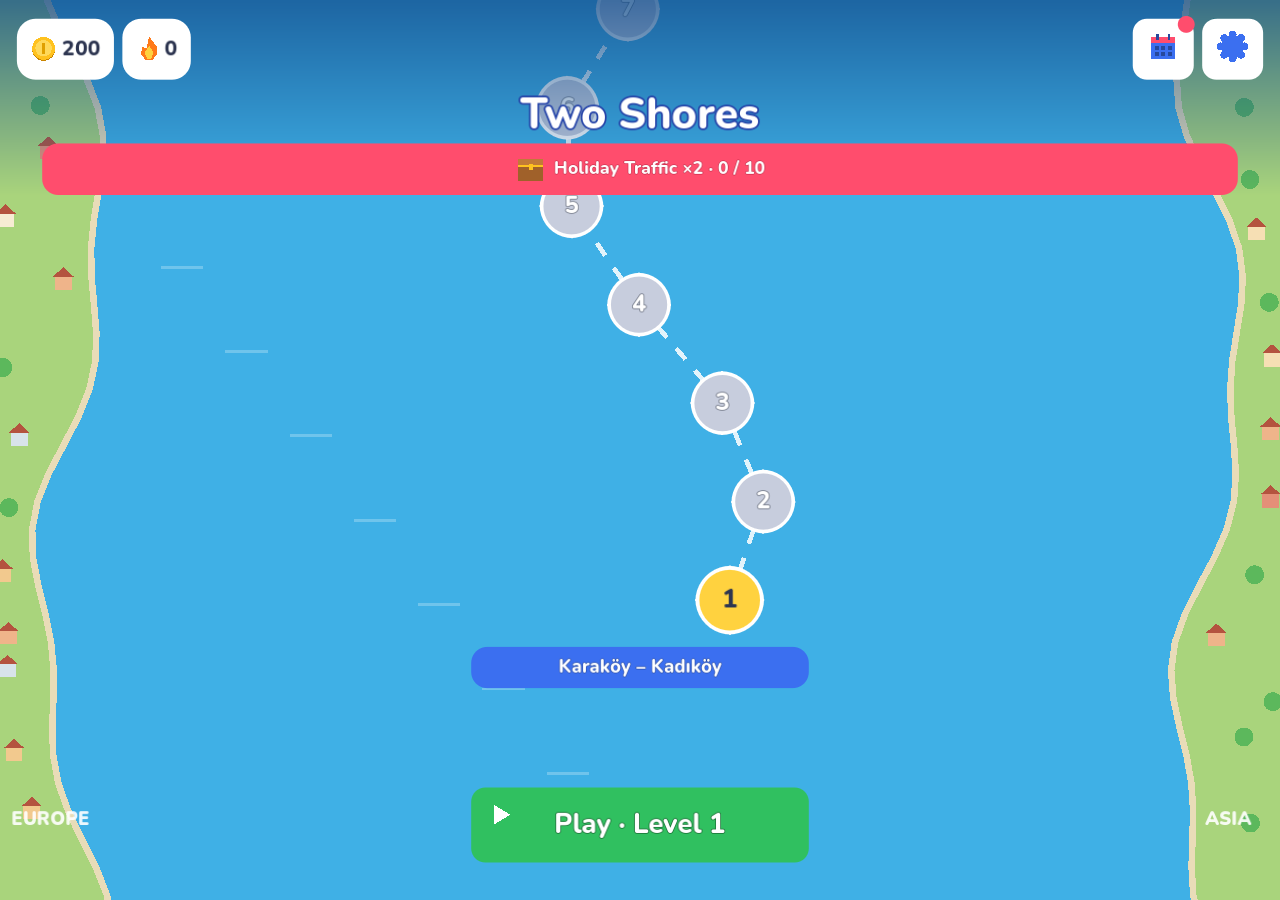
<file: index.html>
<!DOCTYPE html>
<html lang="en">
	<head>
		<meta charset="utf-8">
		<meta name="viewport" content="width=device-width, user-scalable=no, initial-scale=1.0">
		<title>İki Yaka</title>
		<style>
html, body, #canvas {
	margin: 0;
	padding: 0;
	border: 0;
}

body {
	color: white;
	background-color: black;
	overflow: hidden;
	touch-action: none;
}

#canvas {
	display: block;
}

#canvas:focus {
	outline: none;
}

#status, #status-splash, #status-progress {
	position: absolute;
	left: 0;
	right: 0;
}

#status, #status-splash {
	top: 0;
	bottom: 0;
}

#status {
	background-color: #3fb0e6;
	display: flex;
	flex-direction: column;
	justify-content: center;
	align-items: center;
	visibility: hidden;
}

#status-splash {
	max-height: 100%;
	max-width: 100%;
	margin: auto;
}

#status-splash.show-image--false {
	display: none;
}

#status-splash.fullsize--true {
	height: 100%;
	width: 100%;
	object-fit: contain;
}

#status-splash.use-filter--false {
	image-rendering: pixelated;
}

#status-progress, #status-notice {
	display: none;
}

#status-progress {
	bottom: 10%;
	width: 50%;
	margin: 0 auto;
}

#status-notice {
	background-color: #5b3943;
	border-radius: 0.5rem;
	border: 1px solid #9b3943;
	color: #e0e0e0;
	font-family: 'Noto Sans', 'Droid Sans', Arial, sans-serif;
	line-height: 1.3;
	margin: 0 2rem;
	overflow: hidden;
	padding: 1rem;
	text-align: center;
	z-index: 1;
}
		</style>
		<link id="-gd-engine-icon" rel="icon" type="image/png" href="index.icon.png" />
<link rel="apple-touch-icon" href="index.apple-touch-icon.png"/>

	</head>
	<body>
		<canvas id="canvas">
			Your browser does not support the canvas tag.
		</canvas>

		<noscript>
			Your browser does not support JavaScript.
		</noscript>

		<div id="status">
			<img id="status-splash" class="show-image--true fullsize--true use-filter--true" src="index.png" alt="">
			<progress id="status-progress"></progress>
			<div id="status-notice"></div>
		</div>

		<script src="index.js"></script>
		<script>
const GODOT_CONFIG = {"args":[],"canvasResizePolicy":2,"emscriptenPoolSize":8,"ensureCrossOriginIsolationHeaders":true,"executable":"index","experimentalVK":false,"fileSizes":{"index.pck":1553760,"index.wasm":39514754},"focusCanvas":true,"gdextensionLibs":[],"godotPoolSize":4};
const GODOT_THREADS_ENABLED = false;
const engine = new Engine(GODOT_CONFIG);

(function () {
	const statusOverlay = document.getElementById('status');
	const statusProgress = document.getElementById('status-progress');
	const statusNotice = document.getElementById('status-notice');

	let initializing = true;
	let statusMode = '';

	function setStatusMode(mode) {
		if (statusMode === mode || !initializing) {
			return;
		}
		if (mode === 'hidden') {
			statusOverlay.remove();
			initializing = false;
			return;
		}
		statusOverlay.style.visibility = 'visible';
		statusProgress.style.display = mode === 'progress' ? 'block' : 'none';
		statusNotice.style.display = mode === 'notice' ? 'block' : 'none';
		statusMode = mode;
	}

	function setStatusNotice(text) {
		while (statusNotice.lastChild) {
			statusNotice.removeChild(statusNotice.lastChild);
		}
		const lines = text.split('\n');
		lines.forEach((line) => {
			statusNotice.appendChild(document.createTextNode(line));
			statusNotice.appendChild(document.createElement('br'));
		});
	}

	function displayFailureNotice(err) {
		console.error(err);
		if (err instanceof Error) {
			setStatusNotice(err.message);
		} else if (typeof err === 'string') {
			setStatusNotice(err);
		} else {
			setStatusNotice('An unknown error occurred.');
		}
		setStatusMode('notice');
		initializing = false;
	}

	const missing = Engine.getMissingFeatures({
		threads: GODOT_THREADS_ENABLED,
	});

	if (missing.length !== 0) {
		if (GODOT_CONFIG['serviceWorker'] && GODOT_CONFIG['ensureCrossOriginIsolationHeaders'] && 'serviceWorker' in navigator) {
			let serviceWorkerRegistrationPromise;
			try {
				serviceWorkerRegistrationPromise = navigator.serviceWorker.getRegistration();
			} catch (err) {
				serviceWorkerRegistrationPromise = Promise.reject(new Error('Service worker registration failed.'));
			}
			// There's a chance that installing the service worker would fix the issue
			Promise.race([
				serviceWorkerRegistrationPromise.then((registration) => {
					if (registration != null) {
						return Promise.reject(new Error('Service worker already exists.'));
					}
					return registration;
				}).then(() => engine.installServiceWorker()),
				// For some reason, `getRegistration()` can stall
				new Promise((resolve) => {
					setTimeout(() => resolve(), 2000);
				}),
			]).then(() => {
				// Reload if there was no error.
				window.location.reload();
			}).catch((err) => {
				console.error('Error while registering service worker:', err);
			});
		} else {
			// Display the message as usual
			const missingMsg = 'Error\nThe following features required to run Godot projects on the Web are missing:\n';
			displayFailureNotice(missingMsg + missing.join('\n'));
		}
	} else {
		setStatusMode('progress');
		engine.startGame({
			'onProgress': function (current, total) {
				if (current > 0 && total > 0) {
					statusProgress.value = current;
					statusProgress.max = total;
				} else {
					statusProgress.removeAttribute('value');
					statusProgress.removeAttribute('max');
				}
			},
		}).then(() => {
			setStatusMode('hidden');
		}, displayFailureNotice);
	}
}());
		</script>
	</body>
</html>
</file>
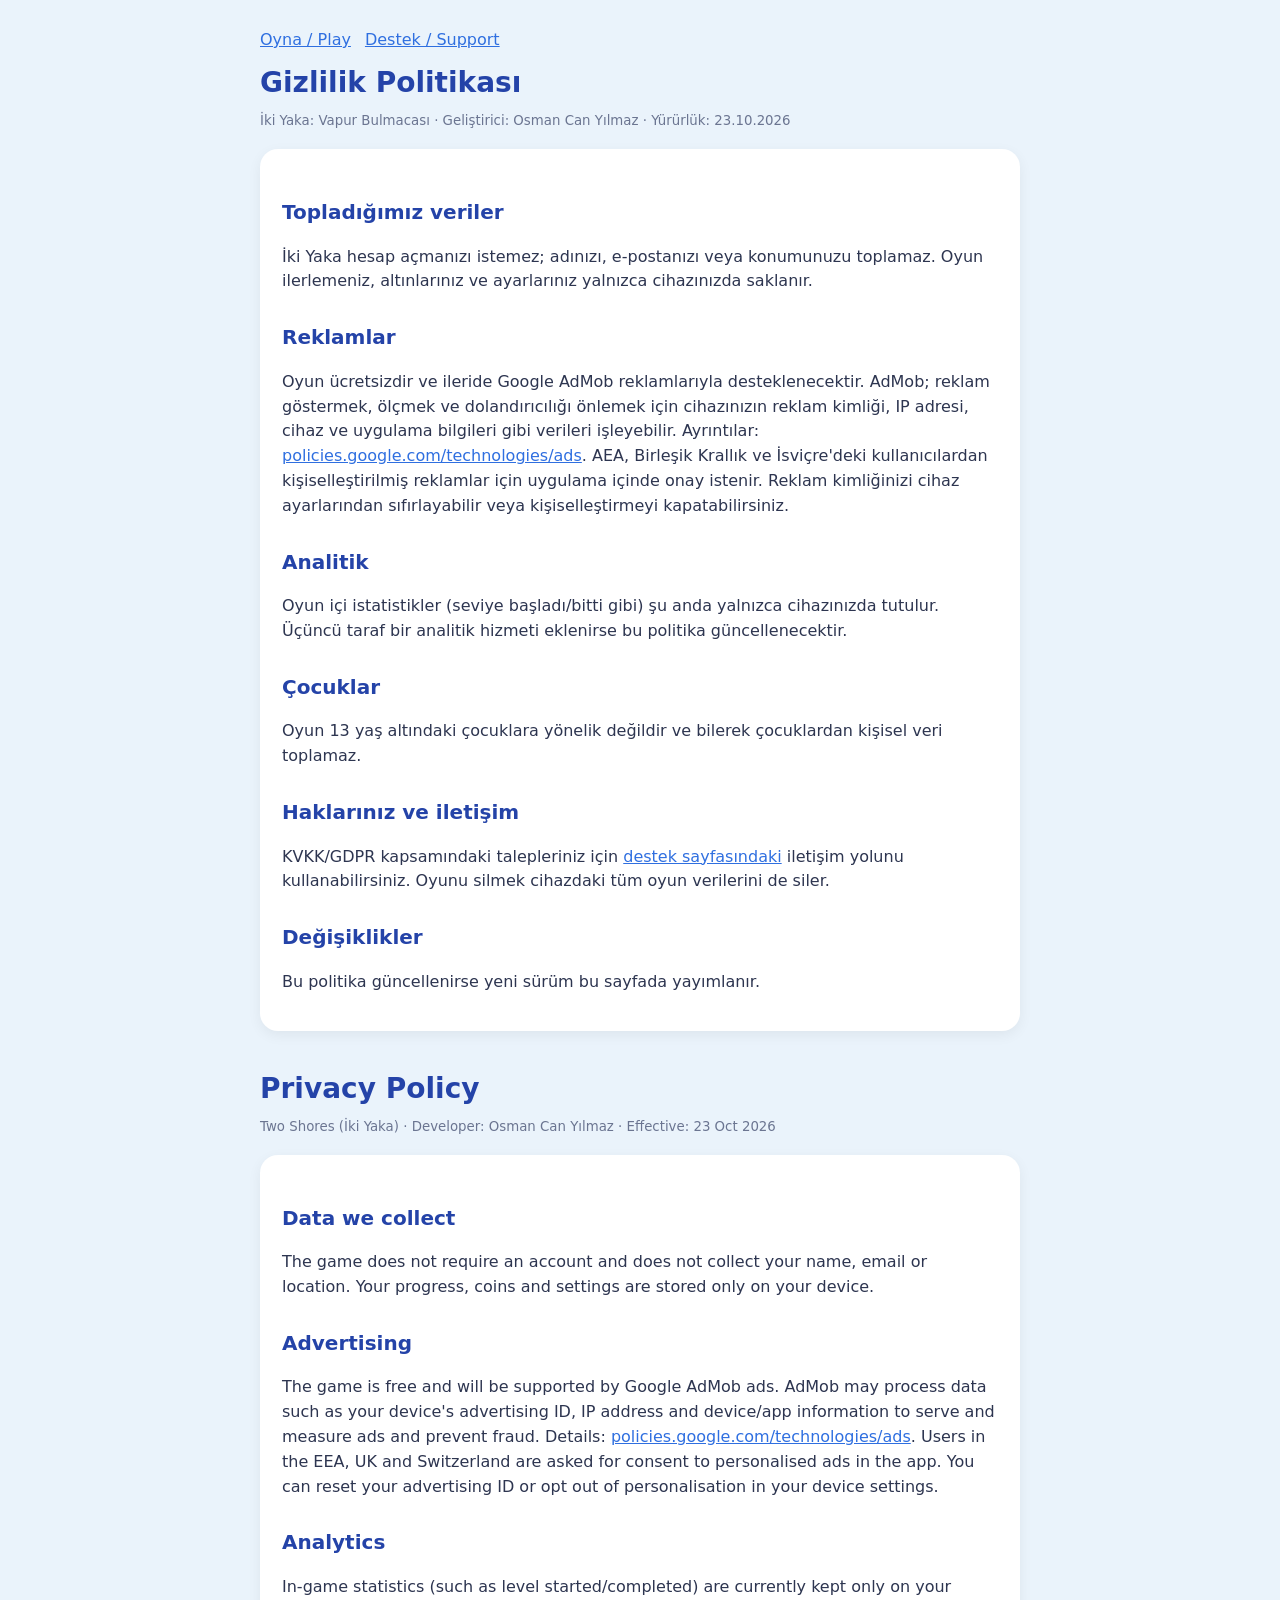
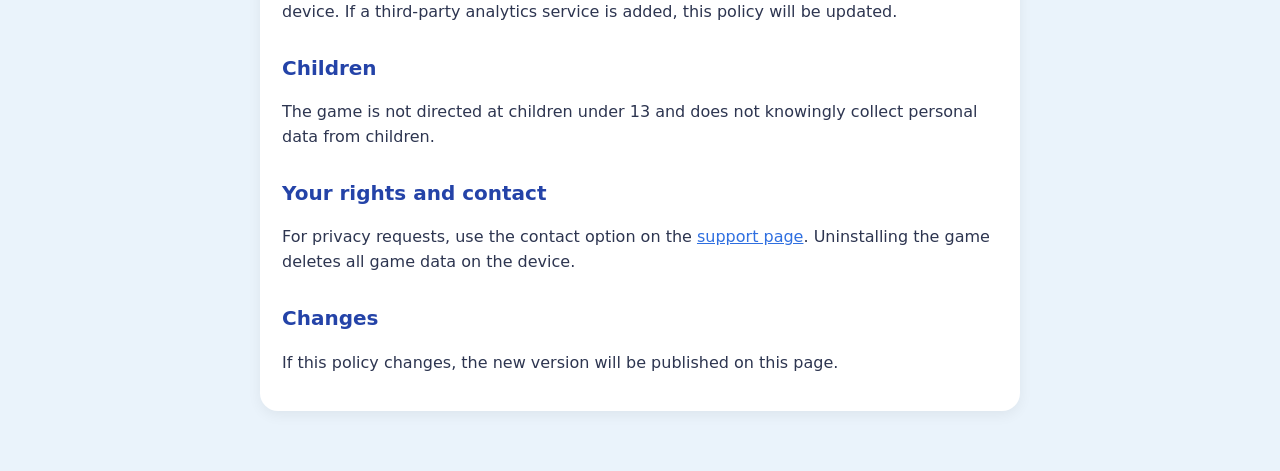
<file: privacy.html>
<!doctype html><html lang="tr"><head><meta charset="utf-8"><meta name="viewport" content="width=device-width,initial-scale=1">
<title>İki Yaka — Gizlilik Politikası / Privacy Policy</title><link rel="stylesheet" href="_style.css"></head><body><main>
<nav><a href="./">Oyna / Play</a><a href="support.html">Destek / Support</a></nav>
<h1>Gizlilik Politikası</h1><small>İki Yaka: Vapur Bulmacası · Geliştirici: Osman Can Yılmaz · Yürürlük: 23.10.2026</small>
<div class="card">
<h2>Topladığımız veriler</h2><p>İki Yaka hesap açmanızı istemez; adınızı, e-postanızı veya konumunuzu toplamaz. Oyun ilerlemeniz, altınlarınız ve ayarlarınız yalnızca cihazınızda saklanır.</p>
<h2>Reklamlar</h2><p>Oyun ücretsizdir ve ileride Google AdMob reklamlarıyla desteklenecektir. AdMob; reklam göstermek, ölçmek ve dolandırıcılığı önlemek için cihazınızın reklam kimliği, IP adresi, cihaz ve uygulama bilgileri gibi verileri işleyebilir. Ayrıntılar: <a href="https://policies.google.com/technologies/ads">policies.google.com/technologies/ads</a>. AEA, Birleşik Krallık ve İsviçre'deki kullanıcılardan kişiselleştirilmiş reklamlar için uygulama içinde onay istenir. Reklam kimliğinizi cihaz ayarlarından sıfırlayabilir veya kişiselleştirmeyi kapatabilirsiniz.</p>
<h2>Analitik</h2><p>Oyun içi istatistikler (seviye başladı/bitti gibi) şu anda yalnızca cihazınızda tutulur. Üçüncü taraf bir analitik hizmeti eklenirse bu politika güncellenecektir.</p>
<h2>Çocuklar</h2><p>Oyun 13 yaş altındaki çocuklara yönelik değildir ve bilerek çocuklardan kişisel veri toplamaz.</p>
<h2>Haklarınız ve iletişim</h2><p>KVKK/GDPR kapsamındaki talepleriniz için <a href="support.html">destek sayfasındaki</a> iletişim yolunu kullanabilirsiniz. Oyunu silmek cihazdaki tüm oyun verilerini de siler.</p>
<h2>Değişiklikler</h2><p>Bu politika güncellenirse yeni sürüm bu sayfada yayımlanır.</p></div>
<h1 style="margin-top:36px">Privacy Policy</h1><small>Two Shores (İki Yaka) · Developer: Osman Can Yılmaz · Effective: 23 Oct 2026</small>
<div class="card">
<h2>Data we collect</h2><p>The game does not require an account and does not collect your name, email or location. Your progress, coins and settings are stored only on your device.</p>
<h2>Advertising</h2><p>The game is free and will be supported by Google AdMob ads. AdMob may process data such as your device's advertising ID, IP address and device/app information to serve and measure ads and prevent fraud. Details: <a href="https://policies.google.com/technologies/ads">policies.google.com/technologies/ads</a>. Users in the EEA, UK and Switzerland are asked for consent to personalised ads in the app. You can reset your advertising ID or opt out of personalisation in your device settings.</p>
<h2>Analytics</h2><p>In-game statistics (such as level started/completed) are currently kept only on your device. If a third-party analytics service is added, this policy will be updated.</p>
<h2>Children</h2><p>The game is not directed at children under 13 and does not knowingly collect personal data from children.</p>
<h2>Your rights and contact</h2><p>For privacy requests, use the contact option on the <a href="support.html">support page</a>. Uninstalling the game deletes all game data on the device.</p>
<h2>Changes</h2><p>If this policy changes, the new version will be published on this page.</p></div>
</main></body></html>
</file>
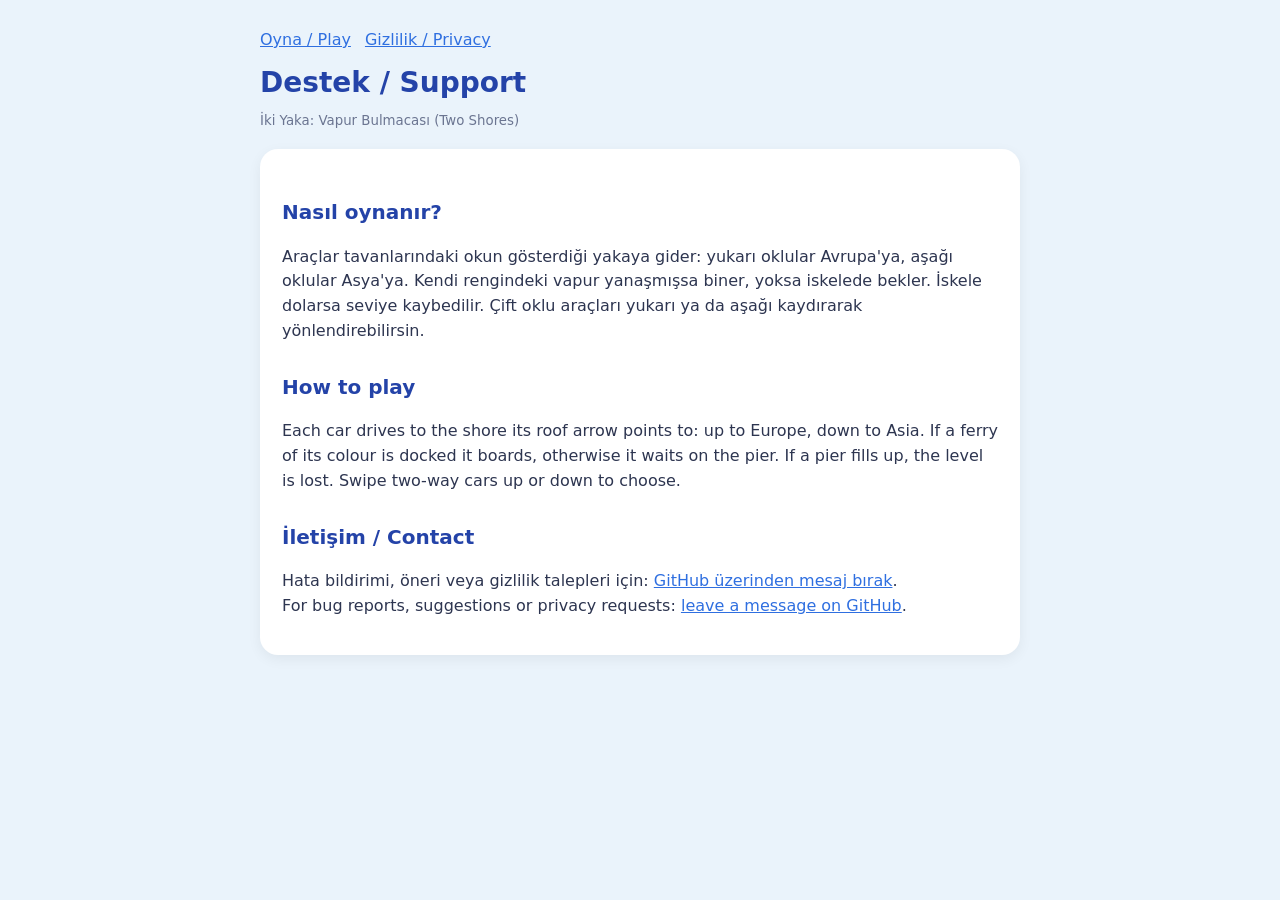
<file: support.html>
<!doctype html><html lang="tr"><head><meta charset="utf-8"><meta name="viewport" content="width=device-width,initial-scale=1">
<title>İki Yaka — Destek / Support</title><link rel="stylesheet" href="_style.css"></head><body><main>
<nav><a href="./">Oyna / Play</a><a href="privacy.html">Gizlilik / Privacy</a></nav>
<h1>Destek / Support</h1><small>İki Yaka: Vapur Bulmacası (Two Shores)</small>
<div class="card">
<h2>Nasıl oynanır?</h2><p>Araçlar tavanlarındaki okun gösterdiği yakaya gider: yukarı oklular Avrupa'ya, aşağı oklular Asya'ya. Kendi rengindeki vapur yanaşmışsa biner, yoksa iskelede bekler. İskele dolarsa seviye kaybedilir. Çift oklu araçları yukarı ya da aşağı kaydırarak yönlendirebilirsin.</p>
<h2>How to play</h2><p>Each car drives to the shore its roof arrow points to: up to Europe, down to Asia. If a ferry of its colour is docked it boards, otherwise it waits on the pier. If a pier fills up, the level is lost. Swipe two-way cars up or down to choose.</p>
<h2>İletişim / Contact</h2><p>Hata bildirimi, öneri veya gizlilik talepleri için: <a href="https://github.com/canyilmazz1903-source/iki-yaka-web/issues">GitHub üzerinden mesaj bırak</a>.<br>For bug reports, suggestions or privacy requests: <a href="https://github.com/canyilmazz1903-source/iki-yaka-web/issues">leave a message on GitHub</a>.</p>
</div></main></body></html>
</file>
<file: _style.css>
body{margin:0;font-family:system-ui,-apple-system,"Segoe UI",sans-serif;background:#eaf3fb;color:#2d3550;line-height:1.55}
main{max-width:760px;margin:0 auto;padding:28px 18px 60px}
h1{color:#2443a8;font-size:28px;margin:8px 0 4px}h2{color:#2443a8;font-size:20px;margin-top:28px}
.card{background:#fff;border-radius:18px;padding:20px 22px;box-shadow:0 4px 14px rgba(0,0,0,.06);margin-top:16px}
a{color:#2f6fe0}small{color:#6b7591}nav a{margin-right:14px}
</file>
